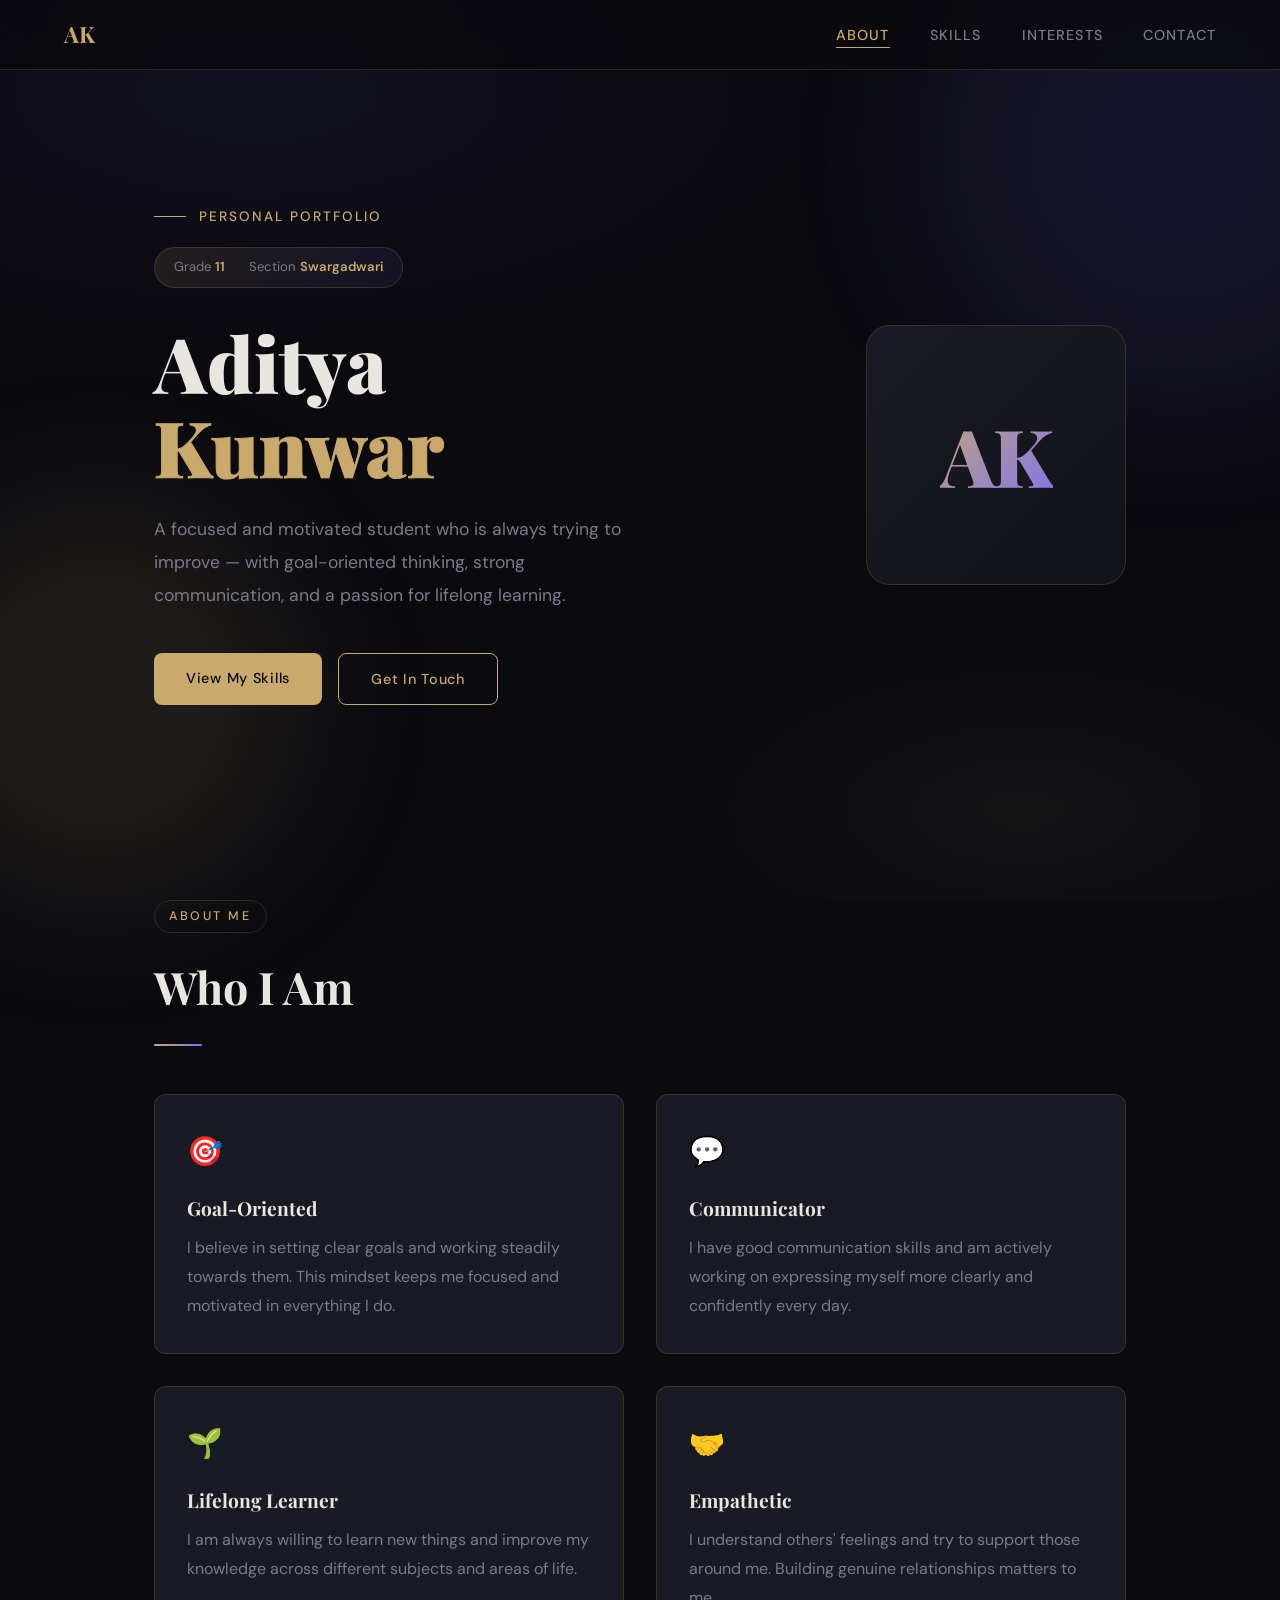
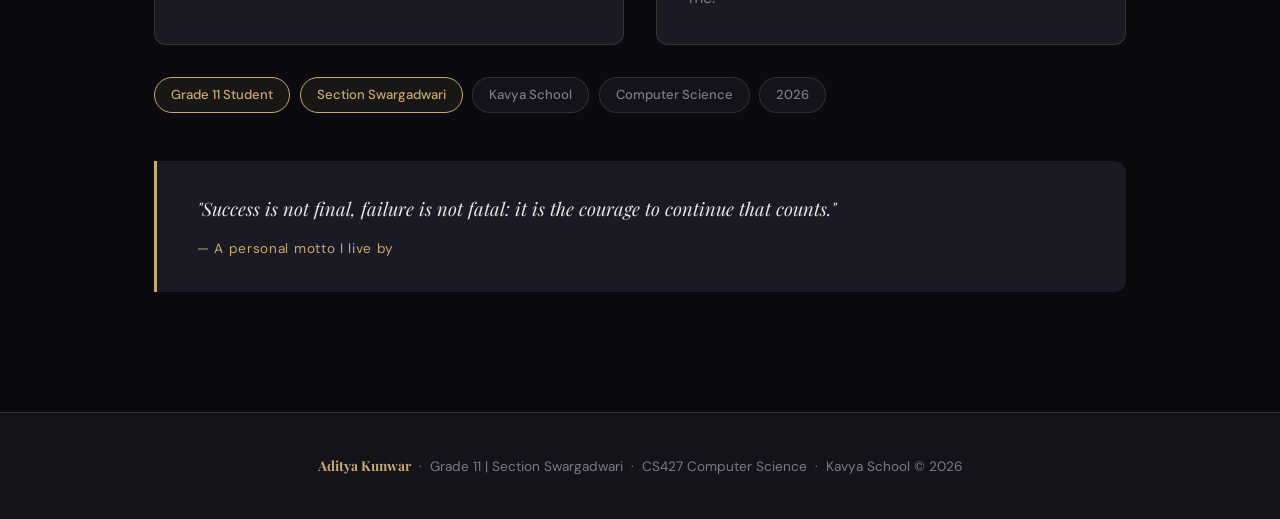
<file: portfolio_aditya_kunwar/portfolio/about.html>
<!DOCTYPE html>
<html lang="en">
<head>
  <meta charset="UTF-8" />
  <meta name="viewport" content="width=device-width, initial-scale=1.0" />
  <title>Aditya Kunwar | Portfolio</title>

  <!-- External CSS -->
  <link rel="stylesheet" href="css/style.css" />
  <link rel="stylesheet" href="css/about.css" />

  <!-- Internal CSS -->
  <style>
    /* Decorative floating orbs */
    .orb {
      position: fixed;
      border-radius: 50%;
      pointer-events: none;
      z-index: 0;
      filter: blur(80px);
      opacity: 0.12;
    }
    .orb-1 {
      width: 500px;
      height: 500px;
      background: var(--accent2);
      top: -100px;
      right: -150px;
    }
    .orb-2 {
      width: 400px;
      height: 400px;
      background: var(--accent);
      bottom: 0;
      left: -100px;
    }
    /* Page-specific accent for class/section badge */
    .meta-badge {
      background: linear-gradient(135deg, rgba(200,169,110,0.12), rgba(124,111,247,0.08));
      border: 1px solid var(--border);
      border-radius: 100px;
      padding: 0.5rem 1.2rem;
      font-size: 0.82rem;
      color: var(--text-muted);
      display: inline-flex;
      gap: 1.5rem;
      margin-bottom: 2rem;
    }
    .meta-badge span { color: var(--accent); font-weight: 600; }
  </style>
</head>
<body>

  <!-- Decorative background -->
  <div class="orb orb-1"></div>
  <div class="orb orb-2"></div>

  <!-- Navigation -->
  <nav>
    <a href="about.html" class="nav-logo">AK</a>
    <ul class="nav-links">
      <li><a href="about.html" class="active">About</a></li>
      <li><a href="skills.html">Skills</a></li>
      <li><a href="interests.html">Interests</a></li>
      <li><a href="contact.html">Contact</a></li>
    </ul>
  </nav>

  <main>
    <!-- Hero Section -->
    <section class="hero">
      <div class="hero-content">

        <!-- Inline CSS used here for eyebrow text color -->
        <div class="hero-eyebrow" style="color: var(--accent);">
          Personal Portfolio
        </div>

        <div class="meta-badge">
          <div>Grade <span>11</span></div>
          <div>Section <span>Swargadwari</span></div>
        </div>

        <h1 class="hero-name fade-up fade-up-1">
          <span class="first">Aditya</span>
          <span class="last">Kunwar</span>
        </h1>

        <p class="hero-tagline fade-up fade-up-2">
          A focused and motivated student who is always trying to improve — 
          with goal-oriented thinking, strong communication, and a passion 
          for lifelong learning.
        </p>

        <div class="hero-buttons fade-up fade-up-3">
          <a href="skills.html" class="btn btn-primary">View My Skills</a>
          <a href="contact.html" class="btn btn-outline">Get In Touch</a>
        </div>

      </div>

      <div class="hero-avatar fade-up fade-up-2">
        <div class="avatar-frame">
          <div class="avatar-initials">AK</div>
        </div>
      </div>
    </section>

    <!-- About Details Section -->
    <section class="about-details">
      <span class="section-label">About Me</span>
      <h2>Who I Am</h2>
      <div class="divider"></div>

      <div class="about-grid">
        <div class="detail-card fade-up fade-up-1">
          <div class="detail-icon">🎯</div>
          <h3>Goal-Oriented</h3>
          <p>I believe in setting clear goals and working steadily towards them. 
             This mindset keeps me focused and motivated in everything I do.</p>
        </div>

        <div class="detail-card fade-up fade-up-2">
          <div class="detail-icon">💬</div>
          <h3>Communicator</h3>
          <p>I have good communication skills and am actively working on 
             expressing myself more clearly and confidently every day.</p>
        </div>

        <div class="detail-card fade-up fade-up-3">
          <div class="detail-icon">🌱</div>
          <h3>Lifelong Learner</h3>
          <p>I am always willing to learn new things and improve my knowledge 
             across different subjects and areas of life.</p>
        </div>

        <div class="detail-card fade-up fade-up-4">
          <div class="detail-icon">🤝</div>
          <h3>Empathetic</h3>
          <p>I understand others' feelings and try to support those around me. 
             Building genuine relationships matters to me.</p>
        </div>
      </div>

      <!-- Info Pills -->
      <div class="info-pills">
        <div class="pill highlight">Grade 11 Student</div>
        <div class="pill highlight">Section Swargadwari</div>
        <div class="pill">Kavya School</div>
        <div class="pill">Computer Science</div>
        <div class="pill">2026</div>
      </div>

      <!-- Quote block -->
      <blockquote class="quote-block">
        "Success is not final, failure is not fatal: it is the courage to continue that counts."
        <span>— A personal motto I live by</span>
      </blockquote>
    </section>
  </main>

  <!-- Footer -->
  <footer>
    <p>
      <span class="footer-name">Aditya Kunwar</span> &nbsp;·&nbsp; 
      Grade 11 | Section Swargadwari &nbsp;·&nbsp; 
      CS427 Computer Science &nbsp;·&nbsp; 
      Kavya School © 2026
    </p>
  </footer>

</body>
</html>
</file>
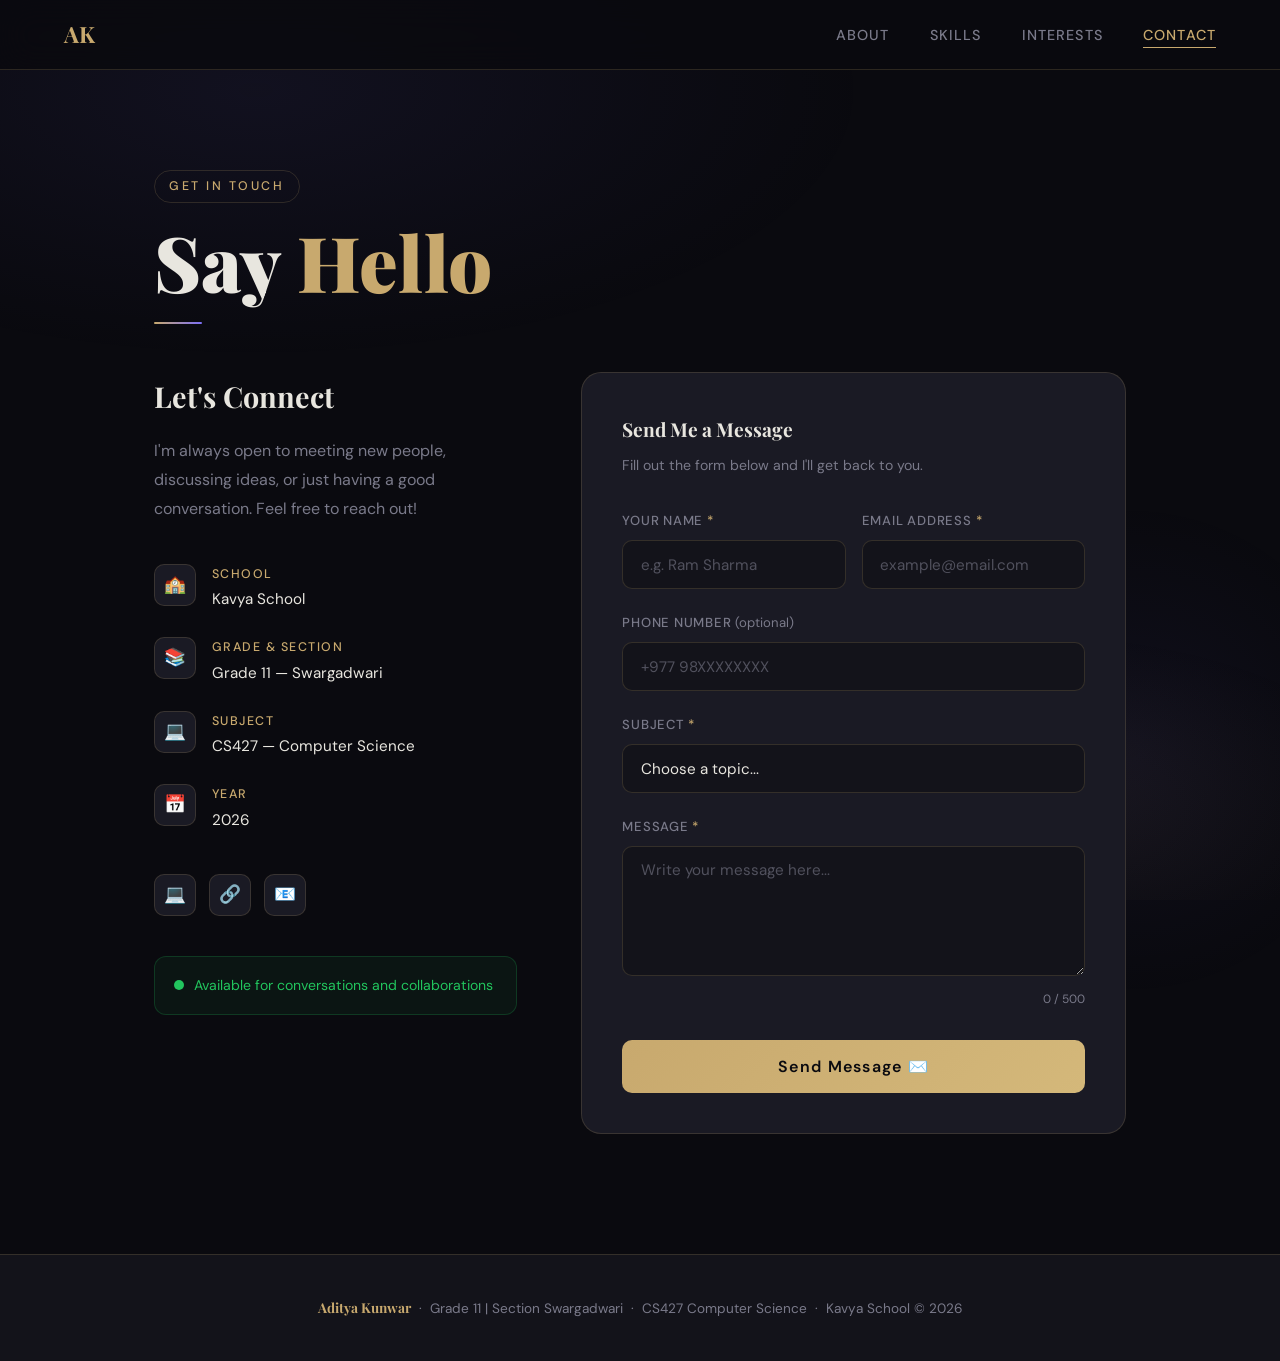
<file: portfolio_aditya_kunwar/portfolio/contact.html>
<!DOCTYPE html>
<html lang="en">
<head>
  <meta charset="UTF-8" />
  <meta name="viewport" content="width=device-width, initial-scale=1.0" />
  <title>Contact | Aditya Kunwar</title>

  <!-- External CSS -->
  <link rel="stylesheet" href="css/style.css" />
  <link rel="stylesheet" href="css/contact.css" />

  <!-- Internal CSS -->
  <style>
    /* Contact page background decoration */
    .contact-deco {
      position: fixed;
      bottom: -100px;
      right: -100px;
      width: 500px;
      height: 500px;
      background: radial-gradient(circle, rgba(124,111,247,0.06) 0%, transparent 70%);
      pointer-events: none;
      z-index: 0;
    }

    /* Required field asterisk */
    .required::after {
      content: ' *';
      color: var(--accent);
    }

    /* Character counter */
    .char-count {
      text-align: right;
      font-size: 0.75rem;
      color: var(--text-muted);
      margin-top: 0.3rem;
    }

    /* Availability indicator */
    .availability {
      display: flex;
      align-items: center;
      gap: 0.6rem;
      margin-top: 2.5rem;
      padding: 1rem 1.2rem;
      background: rgba(34, 197, 94, 0.06);
      border: 1px solid rgba(34, 197, 94, 0.2);
      border-radius: var(--radius);
    }

    .avail-dot {
      width: 10px;
      height: 10px;
      border-radius: 50%;
      background: #22c55e;
      animation: pulse 2s infinite;
      flex-shrink: 0;
    }

    @keyframes pulse {
      0%, 100% { opacity: 1; transform: scale(1); }
      50% { opacity: 0.6; transform: scale(1.3); }
    }

    .availability p {
      font-size: 0.88rem;
      color: #22c55e !important;
    }
  </style>
</head>
<body>

  <div class="contact-deco"></div>

  <!-- Navigation -->
  <nav>
    <a href="about.html" class="nav-logo">AK</a>
    <ul class="nav-links">
      <li><a href="about.html">About</a></li>
      <li><a href="skills.html">Skills</a></li>
      <li><a href="interests.html">Interests</a></li>
      <li><a href="contact.html" class="active">Contact</a></li>
    </ul>
  </nav>

  <main>
    <section style="padding-bottom: 120px;">

      <!-- Page Header -->
      <span class="section-label">Get In Touch</span>
      <h1 class="fade-up fade-up-1">
        Say <span class="accent">Hello</span>
      </h1>
      <div class="divider"></div>

      <!-- Contact Layout -->
      <div class="contact-layout">

        <!-- Left: Contact Info -->
        <div class="contact-info fade-up fade-up-2">
          <h2>Let's Connect</h2>
          <p>
            I'm always open to meeting new people, discussing ideas, or 
            just having a good conversation. Feel free to reach out!
          </p>

          <!-- Contact Detail Items -->
          <!-- Inline CSS used for specific item color accent -->
          <div class="contact-detail">
            <div class="contact-detail-icon" style="color: var(--accent);">🏫</div>
            <div class="contact-detail-text">
              <div class="label">School</div>
              <div class="value">Kavya School</div>
            </div>
          </div>

          <div class="contact-detail">
            <div class="contact-detail-icon" style="color: var(--accent2);">📚</div>
            <div class="contact-detail-text">
              <div class="label">Grade & Section</div>
              <div class="value">Grade 11 — Swargadwari</div>
            </div>
          </div>

          <div class="contact-detail">
            <div class="contact-detail-icon" style="color: var(--accent);">💻</div>
            <div class="contact-detail-text">
              <div class="label">Subject</div>
              <div class="value">CS427 — Computer Science</div>
            </div>
          </div>

          <div class="contact-detail">
            <div class="contact-detail-icon" style="color: var(--accent2);">📅</div>
            <div class="contact-detail-text">
              <div class="label">Year</div>
              <div class="value">2026</div>
            </div>
          </div>

          <!-- Social Links -->
          <div class="social-links">
            <a href="#" class="social-link" title="GitHub">💻</a>
            <a href="#" class="social-link" title="LinkedIn">🔗</a>
            <a href="#" class="social-link" title="Email">📧</a>
          </div>

          <!-- Availability Indicator -->
          <div class="availability">
            <div class="avail-dot"></div>
            <p>Available for conversations and collaborations</p>
          </div>

        </div>

        <!-- Right: Contact Form -->
        <div class="contact-form-wrap fade-up fade-up-3">
          <h3>Send Me a Message</h3>
          <p>Fill out the form below and I'll get back to you.</p>

          <form id="contactForm">

            <!-- Name + Email Row -->
            <div class="form-row">
              <div class="form-group">
                <label for="name" class="required">Your Name</label>
                <input
                  type="text"
                  id="name"
                  name="name"
                  placeholder="e.g. Ram Sharma"
                  required
                />
              </div>
              <div class="form-group">
                <label for="email" class="required">Email Address</label>
                <input
                  type="email"
                  id="email"
                  name="email"
                  placeholder="example@email.com"
                  required
                />
              </div>
            </div>

            <!-- Phone -->
            <div class="form-group">
              <label for="phone">Phone Number <span style="color: var(--text-muted); font-weight: 400; text-transform: none; letter-spacing: 0;">(optional)</span></label>
              <input
                type="tel"
                id="phone"
                name="phone"
                placeholder="+977 98XXXXXXXX"
              />
            </div>

            <!-- Subject -->
            <div class="form-group">
              <label for="subject" class="required">Subject</label>
              <select id="subject" name="subject" required>
                <option value="" disabled selected>Choose a topic...</option>
                <option value="general">General Message</option>
                <option value="academic">Academic Discussion</option>
                <option value="project">Project Collaboration</option>
                <option value="feedback">Feedback on Portfolio</option>
                <option value="other">Other</option>
              </select>
            </div>

            <!-- Message -->
            <div class="form-group">
              <label for="message" class="required">Message</label>
              <textarea
                id="message"
                name="message"
                placeholder="Write your message here..."
                maxlength="500"
                required
                oninput="document.getElementById('charCount').textContent = this.value.length + ' / 500'"
              ></textarea>
              <div class="char-count"><span id="charCount">0</span> / 500</div>
            </div>

            <!-- Submit Button -->
            <button type="submit" class="btn-submit">
              Send Message ✉️
            </button>

          </form>

          <!-- Success Message (shown via JS) -->
          <div class="form-success" id="formSuccess">
            <div class="success-icon">✅</div>
            <h3>Message Sent!</h3>
            <p>Thank you for reaching out. I will get back to you soon!</p>
          </div>

        </div>
      </div>
    </section>
  </main>

  <!-- Footer -->
  <footer>
    <p>
      <span class="footer-name">Aditya Kunwar</span> &nbsp;·&nbsp; 
      Grade 11 | Section Swargadwari &nbsp;·&nbsp; 
      CS427 Computer Science &nbsp;·&nbsp; 
      Kavya School © 2026
    </p>
  </footer>

  <!-- JavaScript for form interaction -->
  <script>
    document.getElementById('contactForm').addEventListener('submit', function(e) {
      e.preventDefault();
      // Show success message
      this.style.display = 'none';
      document.getElementById('formSuccess').style.display = 'block';
    });
  </script>

</body>
</html>
</file>
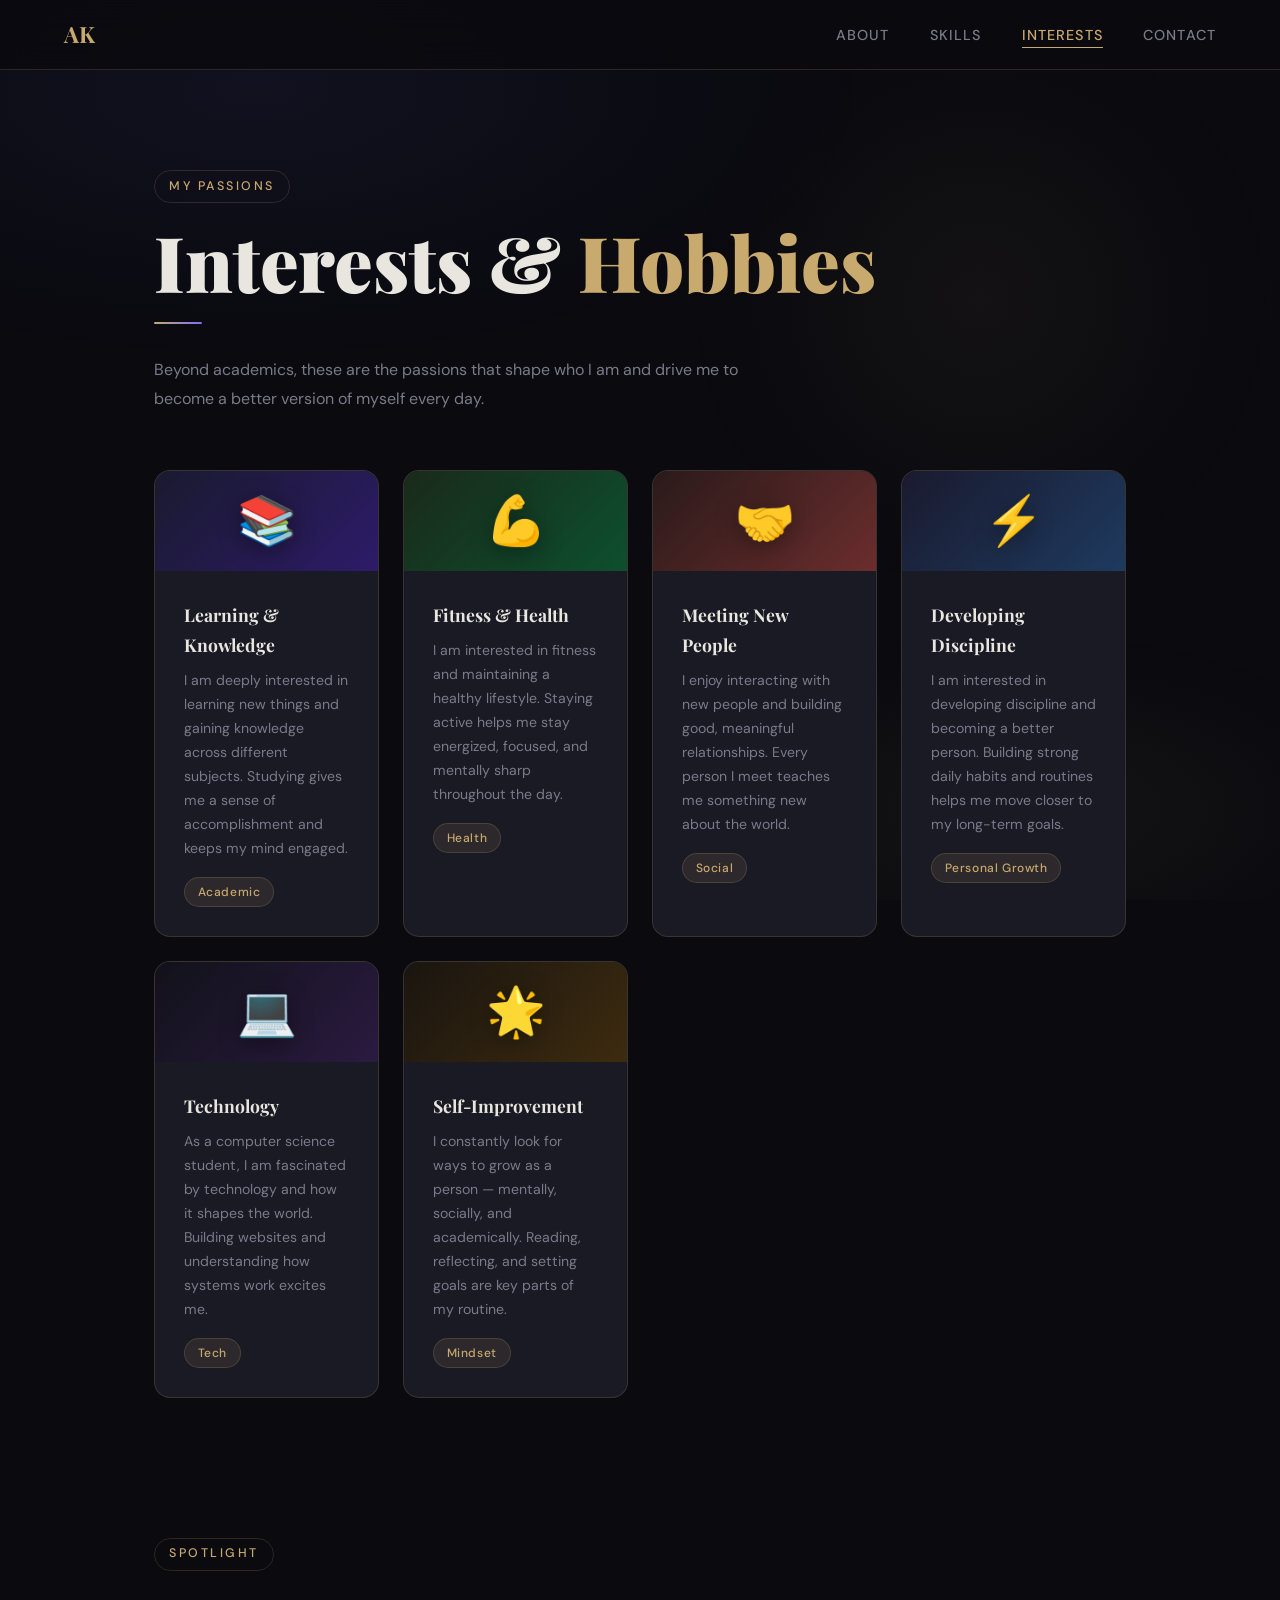
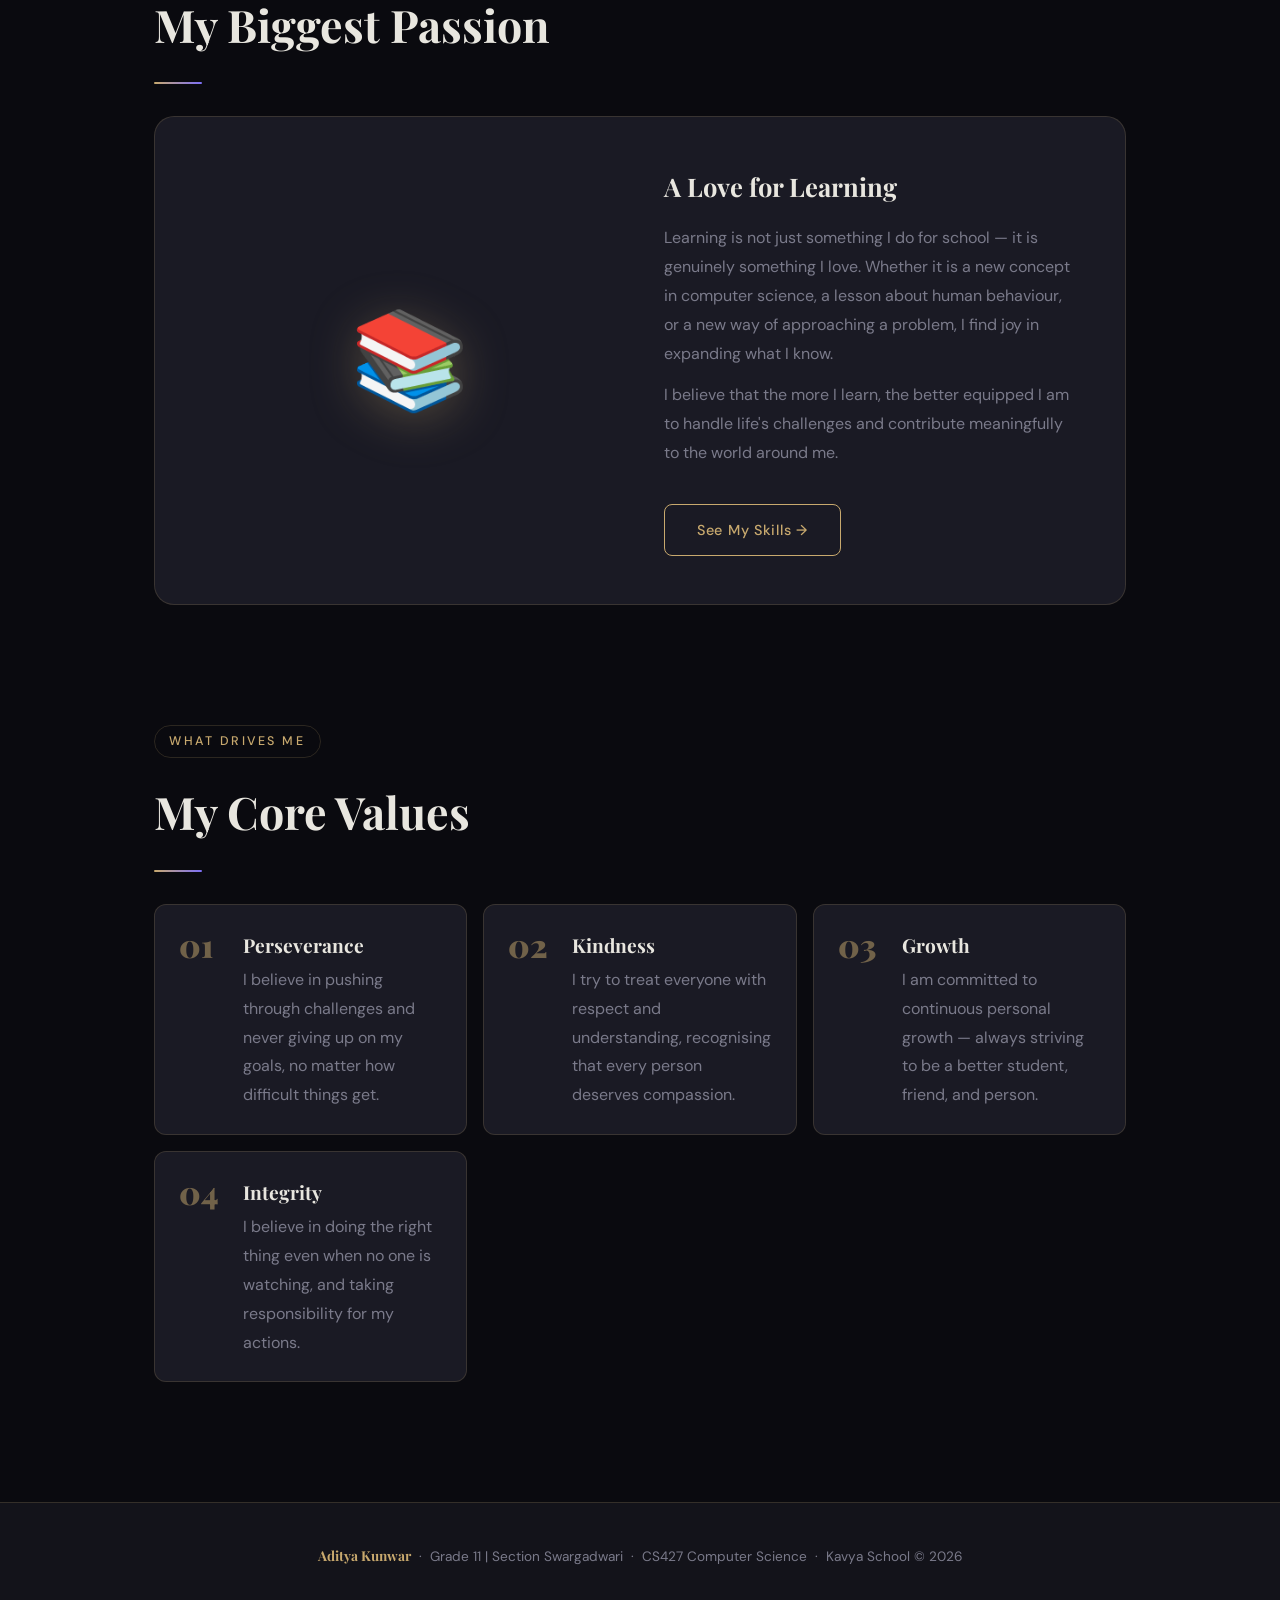
<file: portfolio_aditya_kunwar/portfolio/interests.html>
<!DOCTYPE html>
<html lang="en">
<head>
  <meta charset="UTF-8" />
  <meta name="viewport" content="width=device-width, initial-scale=1.0" />
  <title>Interests | Aditya Kunwar</title>

  <!-- External CSS -->
  <link rel="stylesheet" href="css/style.css" />
  <link rel="stylesheet" href="css/interests.css" />

  <!-- Internal CSS -->
  <style>
    /* Page-specific background gradient */
    body::after {
      content: '';
      position: fixed;
      top: 0;
      right: 0;
      width: 600px;
      height: 600px;
      background: radial-gradient(ellipse, rgba(200,169,110,0.05) 0%, transparent 70%);
      pointer-events: none;
      z-index: 0;
    }

    /* Interests header accent line */
    .interests-header-line {
      display: flex;
      align-items: center;
      gap: 1rem;
      margin-bottom: 2rem;
    }

    .interests-header-line h1 {
      flex: none;
    }

    /* Value items spacing */
    .values-list {
      display: grid;
      grid-template-columns: repeat(auto-fit, minmax(280px, 1fr));
      gap: 1rem;
      margin-top: 2rem;
    }
  </style>
</head>
<body>

  <!-- Navigation -->
  <nav>
    <a href="about.html" class="nav-logo">AK</a>
    <ul class="nav-links">
      <li><a href="about.html">About</a></li>
      <li><a href="skills.html">Skills</a></li>
      <li><a href="interests.html" class="active">Interests</a></li>
      <li><a href="contact.html">Contact</a></li>
    </ul>
  </nav>

  <main>
    <!-- Page Hero -->
    <section class="page-hero" style="padding-bottom: 20px;">
      <span class="section-label">My Passions</span>
      <h1 class="fade-up fade-up-1">Interests &amp; <span class="accent">Hobbies</span></h1>
      <div class="divider"></div>
      <!-- Inline CSS for width control -->
      <p class="interests-intro fade-up fade-up-2" style="color: var(--text-muted); font-size: 1rem;">
        Beyond academics, these are the passions that shape who I am and 
        drive me to become a better version of myself every day.
      </p>
    </section>

    <!-- Interests Cards Grid -->
    <section style="padding-top: 20px; padding-bottom: 60px;">
      <div class="grid-3 fade-up fade-up-2">

        <div class="interest-card">
          <div class="interest-card-banner banner-knowledge">
            <span class="banner-emoji">📚</span>
          </div>
          <div class="interest-card-body">
            <h3>Learning & Knowledge</h3>
            <p>I am deeply interested in learning new things and gaining knowledge 
               across different subjects. Studying gives me a sense of accomplishment 
               and keeps my mind engaged.</p>
            <span class="interest-tag">Academic</span>
          </div>
        </div>

        <div class="interest-card">
          <div class="interest-card-banner banner-fitness">
            <span class="banner-emoji">💪</span>
          </div>
          <div class="interest-card-body">
            <h3>Fitness & Health</h3>
            <p>I am interested in fitness and maintaining a healthy lifestyle. 
               Staying active helps me stay energized, focused, and mentally 
               sharp throughout the day.</p>
            <span class="interest-tag">Health</span>
          </div>
        </div>

        <div class="interest-card">
          <div class="interest-card-banner banner-social">
            <span class="banner-emoji">🤝</span>
          </div>
          <div class="interest-card-body">
            <h3>Meeting New People</h3>
            <p>I enjoy interacting with new people and building good, meaningful 
               relationships. Every person I meet teaches me something new about 
               the world.</p>
            <span class="interest-tag">Social</span>
          </div>
        </div>

        <div class="interest-card">
          <div class="interest-card-banner banner-discipline">
            <span class="banner-emoji">⚡</span>
          </div>
          <div class="interest-card-body">
            <h3>Developing Discipline</h3>
            <p>I am interested in developing discipline and becoming a better person. 
               Building strong daily habits and routines helps me move closer to 
               my long-term goals.</p>
            <span class="interest-tag">Personal Growth</span>
          </div>
        </div>

        <div class="interest-card">
          <div class="interest-card-banner banner-tech">
            <span class="banner-emoji">💻</span>
          </div>
          <div class="interest-card-body">
            <h3>Technology</h3>
            <p>As a computer science student, I am fascinated by technology and 
               how it shapes the world. Building websites and understanding 
               how systems work excites me.</p>
            <span class="interest-tag">Tech</span>
          </div>
        </div>

        <div class="interest-card">
          <div class="interest-card-banner banner-reading">
            <span class="banner-emoji">🌟</span>
          </div>
          <div class="interest-card-body">
            <h3>Self-Improvement</h3>
            <p>I constantly look for ways to grow as a person — mentally, 
               socially, and academically. Reading, reflecting, and setting 
               goals are key parts of my routine.</p>
            <span class="interest-tag">Mindset</span>
          </div>
        </div>

      </div>
    </section>

    <!-- Featured: Learning -->
    <section class="featured-interest" style="padding-top: 0;">
      <span class="section-label">Spotlight</span>
      <h2 class="fade-up">My Biggest Passion</h2>
      <div class="divider"></div>

      <div class="featured-card fade-up">
        <div class="featured-icon">📚</div>
        <div>
          <h3>A Love for Learning</h3>
          <p>
            Learning is not just something I do for school — it is genuinely 
            something I love. Whether it is a new concept in computer science, 
            a lesson about human behaviour, or a new way of approaching a problem, 
            I find joy in expanding what I know.
          </p>
          <p>
            I believe that the more I learn, the better equipped I am to handle 
            life's challenges and contribute meaningfully to the world around me.
          </p>
          <a href="skills.html" class="btn btn-outline" style="margin-top: 1.5rem;">See My Skills →</a>
        </div>
      </div>
    </section>

    <!-- Core Values -->
    <section class="values-section" style="padding-bottom: 120px;">
      <span class="section-label">What Drives Me</span>
      <h2 class="fade-up">My Core Values</h2>
      <div class="divider"></div>

      <div class="values-list">
        <div class="value-item fade-up fade-up-1">
          <div class="value-num">01</div>
          <div>
            <h3>Perseverance</h3>
            <p>I believe in pushing through challenges and never giving up on my goals, no matter how difficult things get.</p>
          </div>
        </div>

        <div class="value-item fade-up fade-up-2">
          <div class="value-num">02</div>
          <div>
            <h3>Kindness</h3>
            <p>I try to treat everyone with respect and understanding, recognising that every person deserves compassion.</p>
          </div>
        </div>

        <div class="value-item fade-up fade-up-3">
          <div class="value-num">03</div>
          <div>
            <h3>Growth</h3>
            <p>I am committed to continuous personal growth — always striving to be a better student, friend, and person.</p>
          </div>
        </div>

        <div class="value-item fade-up fade-up-4">
          <div class="value-num">04</div>
          <div>
            <h3>Integrity</h3>
            <p>I believe in doing the right thing even when no one is watching, and taking responsibility for my actions.</p>
          </div>
        </div>
      </div>
    </section>

  </main>

  <!-- Footer -->
  <footer>
    <p>
      <span class="footer-name">Aditya Kunwar</span> &nbsp;·&nbsp; 
      Grade 11 | Section Swargadwari &nbsp;·&nbsp; 
      CS427 Computer Science &nbsp;·&nbsp; 
      Kavya School © 2026
    </p>
  </footer>

</body>
</html>
</file>
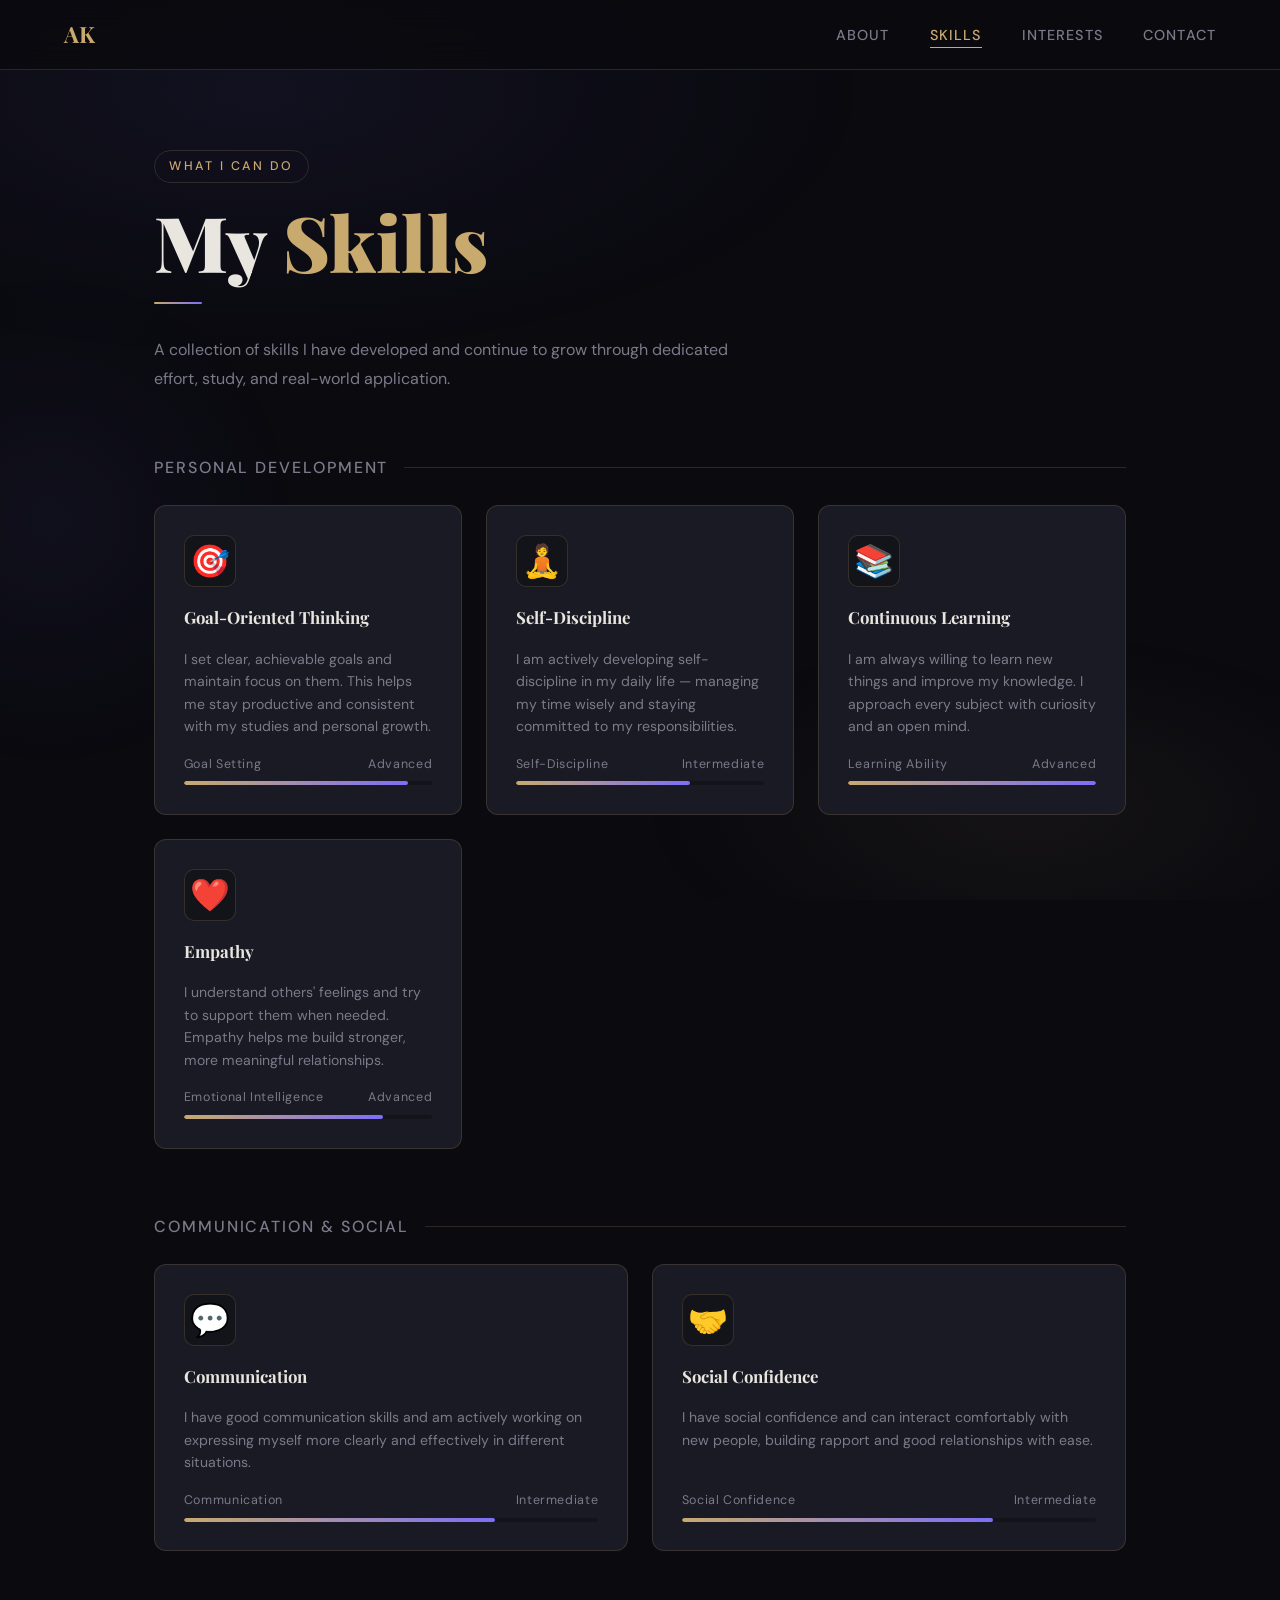
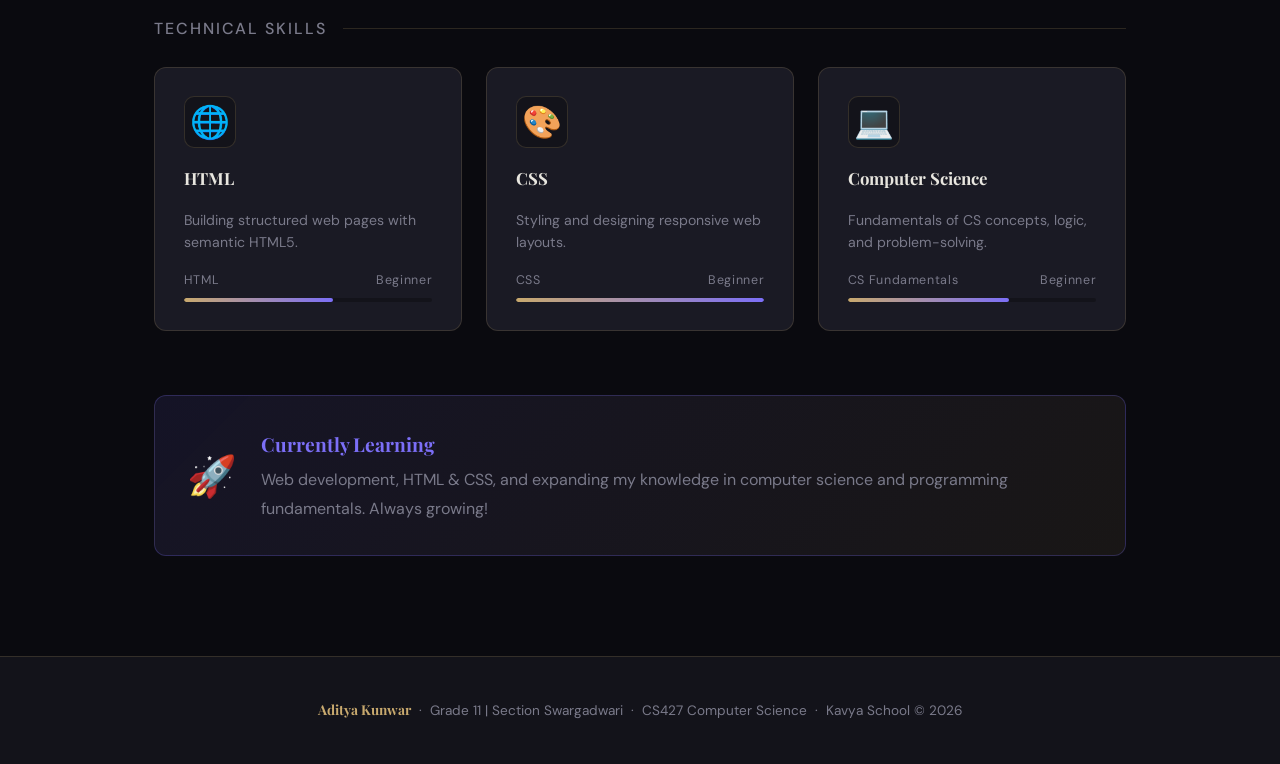
<file: portfolio_aditya_kunwar/portfolio/skills.html>
<!DOCTYPE html>
<html lang="en">
<head>
  <meta charset="UTF-8" />
  <meta name="viewport" content="width=device-width, initial-scale=1.0" />
  <title>Skills | Aditya Kunwar</title>

  <!-- External CSS -->
  <link rel="stylesheet" href="css/style.css" />
  <link rel="stylesheet" href="css/skills.css" />

  <!-- Internal CSS -->
  <style>
    /* Skill card accent glow on hover - page specific */
    .skill-card:hover .skill-icon {
      background: rgba(200, 169, 110, 0.1);
      border-color: rgba(200, 169, 110, 0.3);
    }
    /* Progress fill widths for each skill */
    .fill-90 { width: 90%; }
    .fill-80 { width: 80%; }
    .fill-75 { width: 75%; }
    .fill-70 { width: 70%; }
    .fill-65 { width: 65%; }
    .fill-60 { width: 60%; }
    .fill-50 { width: 50%; }

    /* Background decorations */
    .skills-bg-deco {
      position: fixed;
      top: 30%;
      left: -200px;
      width: 500px;
      height: 500px;
      background: radial-gradient(circle, rgba(124,111,247,0.06) 0%, transparent 70%);
      pointer-events: none;
      z-index: 0;
    }
  </style>
</head>
<body>

  <div class="skills-bg-deco"></div>

  <!-- Navigation -->
  <nav>
    <a href="about.html" class="nav-logo">AK</a>
    <ul class="nav-links">
      <li><a href="about.html">About</a></li>
      <li><a href="skills.html" class="active">Skills</a></li>
      <li><a href="interests.html">Interests</a></li>
      <li><a href="contact.html">Contact</a></li>
    </ul>
  </nav>

  <main>
    <!-- Page Hero -->
    <section class="page-hero">
      <span class="section-label">What I Can Do</span>
      <h1 class="fade-up fade-up-1">My <span class="accent">Skills</span></h1>
      <div class="divider"></div>
      <!-- Inline CSS for intro paragraph max-width -->
      <p class="fade-up fade-up-2" style="max-width: 580px;">
        A collection of skills I have developed and continue to grow through 
        dedicated effort, study, and real-world application.
      </p>
    </section>

    <!-- Personal Skills Category -->
    <section class="skills-section">

      <div class="skills-category">
        <div class="category-title">Personal Development</div>
        <div class="grid-2">

          <div class="skill-card fade-up fade-up-1">
            <div class="skill-icon">🎯</div>
            <div class="skill-name">Goal-Oriented Thinking</div>
            <p class="skill-desc">
              I set clear, achievable goals and maintain focus on them. 
              This helps me stay productive and consistent with my studies and personal growth.
            </p>
            <div class="skill-level">
              <div class="level-label">
                <span>Goal Setting</span>
                <span>Advanced</span>
              </div>
              <div class="level-bar">
                <div class="level-fill fill-90"></div>
              </div>
            </div>
          </div>

          <div class="skill-card fade-up fade-up-2">
            <div class="skill-icon">🧘</div>
            <div class="skill-name">Self-Discipline</div>
            <p class="skill-desc">
              I am actively developing self-discipline in my daily life — managing 
              my time wisely and staying committed to my responsibilities.
            </p>
            <div class="skill-level">
              <div class="level-label">
                <span>Self-Discipline</span>
                <span>Intermediate</span>
              </div>
              <div class="level-bar">
                <div class="level-fill fill-70"></div>
              </div>
            </div>
          </div>

          <div class="skill-card fade-up fade-up-3">
            <div class="skill-icon">📚</div>
            <div class="skill-name">Continuous Learning</div>
            <p class="skill-desc">
              I am always willing to learn new things and improve my knowledge. 
              I approach every subject with curiosity and an open mind.
            </p>
            <div class="skill-level">
              <div class="level-label">
                <span>Learning Ability</span>
                <span>Advanced</span>
              </div>
              <div class="level-bar">
                <div class="level-fill fill-85"></div>
              </div>
            </div>
          </div>

          <div class="skill-card fade-up fade-up-4">
            <div class="skill-icon">❤️</div>
            <div class="skill-name">Empathy</div>
            <p class="skill-desc">
              I understand others' feelings and try to support them when needed. 
              Empathy helps me build stronger, more meaningful relationships.
            </p>
            <div class="skill-level">
              <div class="level-label">
                <span>Emotional Intelligence</span>
                <span>Advanced</span>
              </div>
              <div class="level-bar">
                <div class="level-fill fill-80"></div>
              </div>
            </div>
          </div>

        </div>
      </div>

      <!-- Communication Skills -->
      <div class="skills-category">
        <div class="category-title">Communication & Social</div>
        <div class="grid-2">

          <div class="skill-card fade-up fade-up-1">
            <div class="skill-icon">💬</div>
            <div class="skill-name">Communication</div>
            <p class="skill-desc">
              I have good communication skills and am actively working on 
              expressing myself more clearly and effectively in different situations.
            </p>
            <div class="skill-level">
              <div class="level-label">
                <span>Communication</span>
                <span>Intermediate</span>
              </div>
              <div class="level-bar">
                <div class="level-fill fill-75"></div>
              </div>
            </div>
          </div>

          <div class="skill-card fade-up fade-up-2">
            <div class="skill-icon">🤝</div>
            <div class="skill-name">Social Confidence</div>
            <p class="skill-desc">
              I have social confidence and can interact comfortably with 
              new people, building rapport and good relationships with ease.
            </p>
            <div class="skill-level">
              <div class="level-label">
                <span>Social Confidence</span>
                <span>Intermediate</span>
              </div>
              <div class="level-bar">
                <div class="level-fill fill-75"></div>
              </div>
            </div>
          </div>

        </div>
      </div>

      <!-- Technical Skills -->
      <div class="skills-category">
        <div class="category-title">Technical Skills</div>
        <div class="grid-3">

          <div class="skill-card fade-up fade-up-1">
            <div class="skill-icon">🌐</div>
            <div class="skill-name">HTML</div>
            <p class="skill-desc">Building structured web pages with semantic HTML5.</p>
            <div class="skill-level">
              <div class="level-label"><span>HTML</span><span>Beginner</span></div>
              <div class="level-bar"><div class="level-fill fill-60"></div></div>
            </div>
          </div>

          <div class="skill-card fade-up fade-up-2">
            <div class="skill-icon">🎨</div>
            <div class="skill-name">CSS</div>
            <p class="skill-desc">Styling and designing responsive web layouts.</p>
            <div class="skill-level">
              <div class="level-label"><span>CSS</span><span>Beginner</span></div>
              <div class="level-bar"><div class="level-fill fill-55"></div></div>
            </div>
          </div>

          <div class="skill-card fade-up fade-up-3">
            <div class="skill-icon">💻</div>
            <div class="skill-name">Computer Science</div>
            <p class="skill-desc">Fundamentals of CS concepts, logic, and problem-solving.</p>
            <div class="skill-level">
              <div class="level-label"><span>CS Fundamentals</span><span>Beginner</span></div>
              <div class="level-bar"><div class="level-fill fill-65"></div></div>
            </div>
          </div>

        </div>
      </div>

      <!-- Currently Learning Banner -->
      <div class="learning-banner fade-up">
        <div class="banner-icon">🚀</div>
        <div>
          <h3>Currently Learning</h3>
          <p>Web development, HTML & CSS, and expanding my knowledge in computer science and programming fundamentals. Always growing!</p>
        </div>
      </div>

    </section>
  </main>

  <!-- Footer -->
  <footer>
    <p>
      <span class="footer-name">Aditya Kunwar</span> &nbsp;·&nbsp; 
      Grade 11 | Section Swargadwari &nbsp;·&nbsp; 
      CS427 Computer Science &nbsp;·&nbsp; 
      Kavya School © 2026
    </p>
  </footer>

</body>
</html>
</file>
<file: portfolio_aditya_kunwar/portfolio/css/style.css>
/* =============================================
   EXTERNAL CSS - style.css
   Portfolio Website - Aditya Kunwar
   ============================================= */

@import url('https://fonts.googleapis.com/css2?family=Playfair+Display:wght@400;700;900&family=DM+Sans:wght@300;400;500&display=swap');

/* ---- CSS Variables ---- */
:root {
  --bg: #0a0a0f;
  --surface: #13131a;
  --card: #1a1a24;
  --accent: #c8a96e;
  --accent2: #7c6ff7;
  --text: #e8e6df;
  --text-muted: #7a7a8a;
  --border: rgba(200, 169, 110, 0.18);
  --radius: 12px;
  --nav-height: 70px;
}

/* ---- Reset & Base ---- */
*, *::before, *::after {
  box-sizing: border-box;
  margin: 0;
  padding: 0;
}

html {
  scroll-behavior: smooth;
}

body {
  background-color: var(--bg);
  color: var(--text);
  font-family: 'DM Sans', sans-serif;
  font-size: 16px;
  line-height: 1.7;
  min-height: 100vh;
}

/* ---- Background texture ---- */
body::before {
  content: '';
  position: fixed;
  inset: 0;
  background-image:
    radial-gradient(ellipse 80% 50% at 20% 10%, rgba(124,111,247,0.07) 0%, transparent 60%),
    radial-gradient(ellipse 60% 40% at 80% 90%, rgba(200,169,110,0.06) 0%, transparent 50%);
  pointer-events: none;
  z-index: 0;
}

/* ---- Navigation ---- */
nav {
  position: fixed;
  top: 0;
  left: 0;
  right: 0;
  height: var(--nav-height);
  background: rgba(10, 10, 15, 0.85);
  backdrop-filter: blur(16px);
  border-bottom: 1px solid var(--border);
  display: flex;
  align-items: center;
  justify-content: space-between;
  padding: 0 5%;
  z-index: 100;
}

.nav-logo {
  font-family: 'Playfair Display', serif;
  font-size: 1.4rem;
  font-weight: 700;
  color: var(--accent);
  text-decoration: none;
  letter-spacing: 0.02em;
}

.nav-links {
  display: flex;
  gap: 2.5rem;
  list-style: none;
}

.nav-links a {
  color: var(--text-muted);
  text-decoration: none;
  font-size: 0.9rem;
  font-weight: 500;
  letter-spacing: 0.08em;
  text-transform: uppercase;
  transition: color 0.3s ease;
  position: relative;
}

.nav-links a::after {
  content: '';
  position: absolute;
  bottom: -4px;
  left: 0;
  width: 0;
  height: 1px;
  background: var(--accent);
  transition: width 0.3s ease;
}

.nav-links a:hover,
.nav-links a.active {
  color: var(--accent);
}

.nav-links a:hover::after,
.nav-links a.active::after {
  width: 100%;
}

/* ---- Main Layout ---- */
main {
  position: relative;
  z-index: 1;
  padding-top: var(--nav-height);
}

/* ---- Section Base ---- */
section {
  padding: 100px 5%;
  max-width: 1100px;
  margin: 0 auto;
}

/* ---- Typography ---- */
h1, h2, h3 {
  font-family: 'Playfair Display', serif;
}

h1 {
  font-size: clamp(2.8rem, 6vw, 5rem);
  line-height: 1.1;
  font-weight: 900;
}

h2 {
  font-size: clamp(1.8rem, 3.5vw, 2.8rem);
  font-weight: 700;
}

h3 {
  font-size: 1.2rem;
  font-weight: 700;
}

p {
  color: var(--text-muted);
  font-size: 1rem;
  line-height: 1.8;
}

/* ---- Accent Text ---- */
.accent { color: var(--accent); }
.accent2 { color: var(--accent2); }

/* ---- Section Label ---- */
.section-label {
  display: inline-block;
  font-size: 0.78rem;
  font-weight: 500;
  letter-spacing: 0.2em;
  text-transform: uppercase;
  color: var(--accent);
  margin-bottom: 1rem;
  padding: 0.3rem 0.9rem;
  border: 1px solid var(--border);
  border-radius: 100px;
}

/* ---- Divider ---- */
.divider {
  width: 48px;
  height: 2px;
  background: linear-gradient(90deg, var(--accent), var(--accent2));
  margin: 1.2rem 0 2rem;
  border-radius: 2px;
}

/* ---- Cards ---- */
.card {
  background: var(--card);
  border: 1px solid var(--border);
  border-radius: var(--radius);
  padding: 2rem;
  transition: transform 0.3s ease, border-color 0.3s ease, box-shadow 0.3s ease;
}

.card:hover {
  transform: translateY(-4px);
  border-color: rgba(200, 169, 110, 0.4);
  box-shadow: 0 12px 40px rgba(0,0,0,0.4);
}

/* ---- Buttons ---- */
.btn {
  display: inline-block;
  padding: 0.8rem 2rem;
  border-radius: 8px;
  font-size: 0.9rem;
  font-weight: 500;
  text-decoration: none;
  letter-spacing: 0.05em;
  transition: all 0.3s ease;
  cursor: pointer;
  border: none;
  font-family: 'DM Sans', sans-serif;
}

.btn-primary {
  background: var(--accent);
  color: #0a0a0f;
}

.btn-primary:hover {
  background: #d4b87a;
  transform: translateY(-2px);
  box-shadow: 0 8px 24px rgba(200,169,110,0.3);
}

.btn-outline {
  background: transparent;
  color: var(--accent);
  border: 1px solid var(--accent);
}

.btn-outline:hover {
  background: rgba(200, 169, 110, 0.1);
  transform: translateY(-2px);
}

/* ---- Footer ---- */
footer {
  position: relative;
  z-index: 1;
  background: var(--surface);
  border-top: 1px solid var(--border);
  text-align: center;
  padding: 2.5rem 5%;
}

footer p {
  font-size: 0.85rem;
  color: var(--text-muted);
}

footer .footer-name {
  color: var(--accent);
  font-family: 'Playfair Display', serif;
  font-weight: 700;
}

/* ---- Animations ---- */
@keyframes fadeUp {
  from { opacity: 0; transform: translateY(30px); }
  to   { opacity: 1; transform: translateY(0); }
}

@keyframes fadeIn {
  from { opacity: 0; }
  to   { opacity: 1; }
}

.fade-up {
  animation: fadeUp 0.8s ease both;
}

.fade-up-1 { animation-delay: 0.1s; }
.fade-up-2 { animation-delay: 0.25s; }
.fade-up-3 { animation-delay: 0.4s; }
.fade-up-4 { animation-delay: 0.55s; }

/* ---- Grid utilities ---- */
.grid-2 {
  display: grid;
  grid-template-columns: repeat(auto-fit, minmax(260px, 1fr));
  gap: 1.5rem;
}

.grid-3 {
  display: grid;
  grid-template-columns: repeat(auto-fit, minmax(200px, 1fr));
  gap: 1.5rem;
}

/* ---- Responsive ---- */
@media (max-width: 640px) {
  .nav-links {
    gap: 1.2rem;
  }

  .nav-links a {
    font-size: 0.78rem;
  }

  section {
    padding: 70px 6%;
  }
}
</file>
<file: portfolio_aditya_kunwar/portfolio/css/about.css>
/* =============================================
   ABOUT PAGE CSS - about.css
   ============================================= */

/* ---- Hero Section ---- */
.hero {
  min-height: calc(100vh - 70px);
  display: flex;
  align-items: center;
  padding-top: 40px;
  gap: 4rem;
}

.hero-content {
  flex: 1;
}

.hero-eyebrow {
  /* inline CSS handles color - this handles layout */
  font-size: 0.85rem;
  letter-spacing: 0.15em;
  text-transform: uppercase;
  font-weight: 500;
  margin-bottom: 1.2rem;
  display: flex;
  align-items: center;
  gap: 0.8rem;
}

.hero-eyebrow::before {
  content: '';
  display: inline-block;
  width: 32px;
  height: 1px;
  background: var(--accent);
}

.hero-name {
  margin-bottom: 0.3rem;
}

.hero-name .first {
  display: block;
  color: var(--text);
}

.hero-name .last {
  display: block;
  color: var(--accent);
  -webkit-text-stroke: 1px var(--accent);
}

.hero-tagline {
  font-size: 1.1rem;
  color: var(--text-muted);
  max-width: 480px;
  margin: 1.5rem 0 2.5rem;
  line-height: 1.9;
}

.hero-buttons {
  display: flex;
  gap: 1rem;
  flex-wrap: wrap;
}

/* ---- Avatar ---- */
.hero-avatar {
  flex-shrink: 0;
}

.avatar-frame {
  width: 260px;
  height: 260px;
  border-radius: 24px;
  background: linear-gradient(135deg, var(--card) 0%, var(--surface) 100%);
  border: 1px solid var(--border);
  display: flex;
  align-items: center;
  justify-content: center;
  position: relative;
  overflow: hidden;
}

.avatar-frame::before {
  content: '';
  position: absolute;
  inset: -2px;
  border-radius: 26px;
  background: linear-gradient(135deg, var(--accent), var(--accent2));
  z-index: -1;
  opacity: 0.5;
}

.avatar-initials {
  font-family: 'Playfair Display', serif;
  font-size: 5rem;
  font-weight: 900;
  background: linear-gradient(135deg, var(--accent), var(--accent2));
  -webkit-background-clip: text;
  -webkit-text-fill-color: transparent;
  background-clip: text;
}

/* ---- About Details Section ---- */
.about-details {
  padding-top: 0;
  padding-bottom: 120px;
}

.about-grid {
  display: grid;
  grid-template-columns: 1fr 1fr;
  gap: 2rem;
  margin-top: 3rem;
}

.detail-card {
  background: var(--card);
  border: 1px solid var(--border);
  border-radius: var(--radius);
  padding: 2rem;
  transition: border-color 0.3s, transform 0.3s;
}

.detail-card:hover {
  border-color: rgba(200,169,110,0.35);
  transform: translateY(-3px);
}

.detail-icon {
  font-size: 1.8rem;
  margin-bottom: 1rem;
}

.detail-card h3 {
  margin-bottom: 0.6rem;
  color: var(--text);
}

/* ---- Quote ---- */
.quote-block {
  margin-top: 3rem;
  padding: 2rem 2.5rem;
  background: var(--card);
  border-left: 3px solid var(--accent);
  border-radius: 0 var(--radius) var(--radius) 0;
  font-family: 'Playfair Display', serif;
  font-size: 1.15rem;
  font-style: italic;
  color: var(--text);
  line-height: 1.7;
}

.quote-block span {
  display: block;
  font-family: 'DM Sans', sans-serif;
  font-size: 0.85rem;
  font-style: normal;
  color: var(--accent);
  margin-top: 0.8rem;
  letter-spacing: 0.05em;
}

/* ---- Info Pills ---- */
.info-pills {
  display: flex;
  flex-wrap: wrap;
  gap: 0.6rem;
  margin-top: 2rem;
}

.pill {
  padding: 0.35rem 1rem;
  border-radius: 100px;
  font-size: 0.82rem;
  font-weight: 500;
  border: 1px solid var(--border);
  color: var(--text-muted);
  background: var(--surface);
}

.pill.highlight {
  border-color: var(--accent);
  color: var(--accent);
  background: rgba(200,169,110,0.08);
}

/* ---- Responsive ---- */
@media (max-width: 768px) {
  .hero {
    flex-direction: column-reverse;
    text-align: center;
    gap: 2rem;
  }

  .hero-eyebrow {
    justify-content: center;
  }

  .hero-buttons {
    justify-content: center;
  }

  .hero-tagline {
    margin-left: auto;
    margin-right: auto;
  }

  .about-grid {
    grid-template-columns: 1fr;
  }
}
</file>
<file: portfolio_aditya_kunwar/portfolio/css/contact.css>
/* =============================================
   CONTACT PAGE CSS - contact.css
   ============================================= */

/* ---- Contact Layout ---- */
.contact-layout {
  display: grid;
  grid-template-columns: 1fr 1.5fr;
  gap: 4rem;
  align-items: start;
  margin-top: 3rem;
}

/* ---- Contact Info ---- */
.contact-info h2 {
  font-size: 1.8rem;
  margin-bottom: 1rem;
}

.contact-info > p {
  margin-bottom: 2.5rem;
  max-width: 320px;
}

/* ---- Contact Detail Items ---- */
.contact-detail {
  display: flex;
  gap: 1rem;
  align-items: flex-start;
  margin-bottom: 1.5rem;
}

.contact-detail-icon {
  width: 42px;
  height: 42px;
  background: var(--card);
  border: 1px solid var(--border);
  border-radius: 10px;
  display: flex;
  align-items: center;
  justify-content: center;
  font-size: 1.1rem;
  flex-shrink: 0;
}

.contact-detail-text .label {
  font-size: 0.78rem;
  text-transform: uppercase;
  letter-spacing: 0.12em;
  color: var(--accent);
  font-weight: 500;
  margin-bottom: 0.15rem;
}

.contact-detail-text .value {
  font-size: 0.95rem;
  color: var(--text);
}

/* ---- Social Links ---- */
.social-links {
  display: flex;
  gap: 0.8rem;
  margin-top: 2.5rem;
}

.social-link {
  width: 42px;
  height: 42px;
  background: var(--card);
  border: 1px solid var(--border);
  border-radius: 10px;
  display: flex;
  align-items: center;
  justify-content: center;
  font-size: 1.1rem;
  text-decoration: none;
  transition: all 0.3s ease;
}

.social-link:hover {
  border-color: var(--accent);
  background: rgba(200,169,110,0.1);
  transform: translateY(-2px);
}

/* ---- Contact Form ---- */
.contact-form-wrap {
  background: var(--card);
  border: 1px solid var(--border);
  border-radius: 20px;
  padding: 2.5rem;
}

.contact-form-wrap h3 {
  font-size: 1.2rem;
  color: var(--text);
  margin-bottom: 0.4rem;
}

.contact-form-wrap > p {
  font-size: 0.88rem;
  margin-bottom: 2rem;
}

/* ---- Form Elements ---- */
.form-group {
  margin-bottom: 1.4rem;
}

.form-row {
  display: grid;
  grid-template-columns: 1fr 1fr;
  gap: 1rem;
}

label {
  display: block;
  font-size: 0.82rem;
  font-weight: 500;
  letter-spacing: 0.06em;
  text-transform: uppercase;
  color: var(--text-muted);
  margin-bottom: 0.5rem;
}

input[type="text"],
input[type="email"],
input[type="tel"],
textarea,
select {
  width: 100%;
  padding: 0.85rem 1.1rem;
  background: var(--surface);
  border: 1px solid var(--border);
  border-radius: 10px;
  color: var(--text);
  font-family: 'DM Sans', sans-serif;
  font-size: 0.95rem;
  transition: border-color 0.3s ease, box-shadow 0.3s ease;
  outline: none;
}

input:focus,
textarea:focus,
select:focus {
  border-color: var(--accent);
  box-shadow: 0 0 0 3px rgba(200,169,110,0.12);
}

input::placeholder,
textarea::placeholder {
  color: var(--text-muted);
  opacity: 0.6;
}

textarea {
  resize: vertical;
  min-height: 130px;
}

select {
  appearance: none;
  cursor: pointer;
}

/* ---- Submit button ---- */
.btn-submit {
  width: 100%;
  padding: 1rem;
  font-size: 1rem;
  letter-spacing: 0.08em;
  margin-top: 0.5rem;
  background: linear-gradient(135deg, var(--accent), #d4b87a);
  color: #0a0a0f;
  border: none;
  border-radius: 10px;
  cursor: pointer;
  font-family: 'DM Sans', sans-serif;
  font-weight: 600;
  transition: transform 0.3s, box-shadow 0.3s, opacity 0.3s;
}

.btn-submit:hover {
  transform: translateY(-2px);
  box-shadow: 0 10px 30px rgba(200,169,110,0.35);
}

.btn-submit:active {
  transform: translateY(0);
}

/* ---- Success Message ---- */
.form-success {
  display: none;
  text-align: center;
  padding: 2rem;
}

.form-success .success-icon {
  font-size: 3rem;
  margin-bottom: 1rem;
}

.form-success h3 {
  color: var(--text);
  margin-bottom: 0.5rem;
}

/* ---- Responsive ---- */
@media (max-width: 800px) {
  .contact-layout {
    grid-template-columns: 1fr;
    gap: 2.5rem;
  }

  .form-row {
    grid-template-columns: 1fr;
  }
}
</file>
<file: portfolio_aditya_kunwar/portfolio/css/interests.css>
/* =============================================
   INTERESTS PAGE CSS - interests.css
   ============================================= */

/* ---- Interests Hero ---- */
.interests-intro {
  max-width: 620px;
  margin-bottom: 1rem;
}

/* ---- Interest Cards ---- */
.interest-card {
  background: var(--card);
  border: 1px solid var(--border);
  border-radius: 16px;
  overflow: hidden;
  transition: transform 0.35s ease, box-shadow 0.35s ease, border-color 0.35s ease;
}

.interest-card:hover {
  transform: translateY(-6px);
  box-shadow: 0 20px 60px rgba(0,0,0,0.5);
  border-color: rgba(200,169,110,0.4);
}

.interest-card-banner {
  height: 100px;
  display: flex;
  align-items: center;
  justify-content: center;
  font-size: 3rem;
  position: relative;
  overflow: hidden;
}

.interest-card-banner::after {
  content: '';
  position: absolute;
  inset: 0;
  background: inherit;
  opacity: 0.6;
}

.interest-card-banner .banner-emoji {
  position: relative;
  z-index: 1;
  filter: drop-shadow(0 4px 12px rgba(0,0,0,0.4));
}

.banner-knowledge { background: linear-gradient(135deg, #1a1a2e, #2d1b69); }
.banner-fitness   { background: linear-gradient(135deg, #1a2a1a, #0d4f2f); }
.banner-social    { background: linear-gradient(135deg, #2a1a1a, #6b2d2d); }
.banner-discipline{ background: linear-gradient(135deg, #1a1a2e, #1e3a5f); }
.banner-tech      { background: linear-gradient(135deg, #12121a, #2a1a40); }
.banner-reading   { background: linear-gradient(135deg, #1a1510, #3d2b0f); }

.interest-card-body {
  padding: 1.8rem;
}

.interest-card-body h3 {
  font-size: 1.1rem;
  color: var(--text);
  margin-bottom: 0.6rem;
}

.interest-card-body p {
  font-size: 0.88rem;
  line-height: 1.7;
}

.interest-tag {
  display: inline-block;
  margin-top: 1rem;
  padding: 0.25rem 0.8rem;
  font-size: 0.75rem;
  border-radius: 100px;
  background: rgba(200,169,110,0.1);
  border: 1px solid rgba(200,169,110,0.2);
  color: var(--accent);
  letter-spacing: 0.05em;
  font-weight: 500;
}

/* ---- Featured Interest ---- */
.featured-interest {
  margin-top: 5rem;
}

.featured-card {
  background: var(--card);
  border: 1px solid var(--border);
  border-radius: 20px;
  padding: 3rem;
  display: grid;
  grid-template-columns: 1fr 1fr;
  gap: 3rem;
  align-items: center;
}

.featured-card .featured-icon {
  font-size: 6rem;
  text-align: center;
  filter: drop-shadow(0 8px 24px rgba(200,169,110,0.3));
}

.featured-card h3 {
  font-family: 'Playfair Display', serif;
  font-size: 1.6rem;
  color: var(--text);
  margin-bottom: 1rem;
}

.featured-card p {
  margin-bottom: 0.8rem;
}

/* ---- Values Section ---- */
.values-section {
  padding-top: 20px;
}

.value-item {
  display: flex;
  gap: 1.5rem;
  align-items: flex-start;
  padding: 1.5rem;
  background: var(--card);
  border: 1px solid var(--border);
  border-radius: var(--radius);
  transition: border-color 0.3s, transform 0.3s;
}

.value-item:hover {
  border-color: rgba(124,111,247,0.3);
  transform: translateX(4px);
}

.value-num {
  font-family: 'Playfair Display', serif;
  font-size: 2rem;
  font-weight: 900;
  color: var(--accent);
  opacity: 0.5;
  line-height: 1;
  flex-shrink: 0;
  width: 40px;
}

.value-item h3 {
  color: var(--text);
  margin-bottom: 0.3rem;
}

/* ---- Responsive ---- */
@media (max-width: 768px) {
  .featured-card {
    grid-template-columns: 1fr;
    text-align: center;
    gap: 1.5rem;
    padding: 2rem;
  }
}
</file>
<file: portfolio_aditya_kunwar/portfolio/css/skills.css>
/* =============================================
   SKILLS PAGE CSS - skills.css
   ============================================= */

/* ---- Page Hero ---- */
.page-hero {
  padding-top: 80px;
  padding-bottom: 20px;
}

/* ---- Skills Grid ---- */
.skills-section {
  padding-top: 40px;
}

.skills-category {
  margin-bottom: 4rem;
}

.category-title {
  display: flex;
  align-items: center;
  gap: 1rem;
  margin-bottom: 1.5rem;
  font-size: 1rem;
  font-weight: 500;
  letter-spacing: 0.12em;
  text-transform: uppercase;
  color: var(--text-muted);
}

.category-title::after {
  content: '';
  flex: 1;
  height: 1px;
  background: var(--border);
}

/* ---- Skill Card ---- */
.skill-card {
  background: var(--card);
  border: 1px solid var(--border);
  border-radius: var(--radius);
  padding: 1.8rem;
  display: flex;
  flex-direction: column;
  gap: 1rem;
  transition: transform 0.3s ease, border-color 0.3s ease, box-shadow 0.3s ease;
}

.skill-card:hover {
  transform: translateY(-5px);
  border-color: rgba(200,169,110,0.35);
  box-shadow: 0 16px 48px rgba(0,0,0,0.4);
}

.skill-icon {
  font-size: 2rem;
  width: 52px;
  height: 52px;
  display: flex;
  align-items: center;
  justify-content: center;
  background: var(--surface);
  border-radius: 10px;
  border: 1px solid var(--border);
}

.skill-name {
  font-family: 'Playfair Display', serif;
  font-size: 1.05rem;
  font-weight: 700;
  color: var(--text);
}

.skill-desc {
  font-size: 0.88rem;
  color: var(--text-muted);
  line-height: 1.6;
  flex: 1;
}

/* ---- Proficiency Bar ---- */
.skill-level {
  display: flex;
  flex-direction: column;
  gap: 0.4rem;
}

.level-label {
  display: flex;
  justify-content: space-between;
  font-size: 0.78rem;
  color: var(--text-muted);
  letter-spacing: 0.05em;
}

.level-bar {
  height: 4px;
  background: var(--surface);
  border-radius: 100px;
  overflow: hidden;
}

.level-fill {
  height: 100%;
  border-radius: 100px;
  background: linear-gradient(90deg, var(--accent), var(--accent2));
  transform-origin: left;
  animation: barGrow 1s ease both;
  animation-delay: 0.3s;
}

@keyframes barGrow {
  from { transform: scaleX(0); }
  to   { transform: scaleX(1); }
}

/* ---- Soft Skills ---- */
.soft-skills-grid {
  display: grid;
  grid-template-columns: repeat(auto-fit, minmax(200px, 1fr));
  gap: 1rem;
}

.soft-card {
  background: var(--card);
  border: 1px solid var(--border);
  border-radius: var(--radius);
  padding: 1.5rem;
  text-align: center;
  transition: all 0.3s ease;
}

.soft-card:hover {
  border-color: var(--accent2);
  background: rgba(124,111,247,0.06);
  transform: translateY(-3px);
}

.soft-card .soft-icon {
  font-size: 1.8rem;
  margin-bottom: 0.8rem;
}

.soft-card h3 {
  font-size: 0.95rem;
  color: var(--text);
  margin-bottom: 0.4rem;
}

.soft-card p {
  font-size: 0.82rem;
  color: var(--text-muted);
}

/* ---- Currently Learning Banner ---- */
.learning-banner {
  background: linear-gradient(135deg, rgba(124,111,247,0.1), rgba(200,169,110,0.08));
  border: 1px solid rgba(124,111,247,0.25);
  border-radius: var(--radius);
  padding: 2rem;
  margin-top: 1rem;
  display: flex;
  align-items: center;
  gap: 1.5rem;
}

.learning-banner .banner-icon {
  font-size: 2.5rem;
  flex-shrink: 0;
}

.learning-banner h3 {
  color: var(--accent2);
  margin-bottom: 0.3rem;
}
</file>
